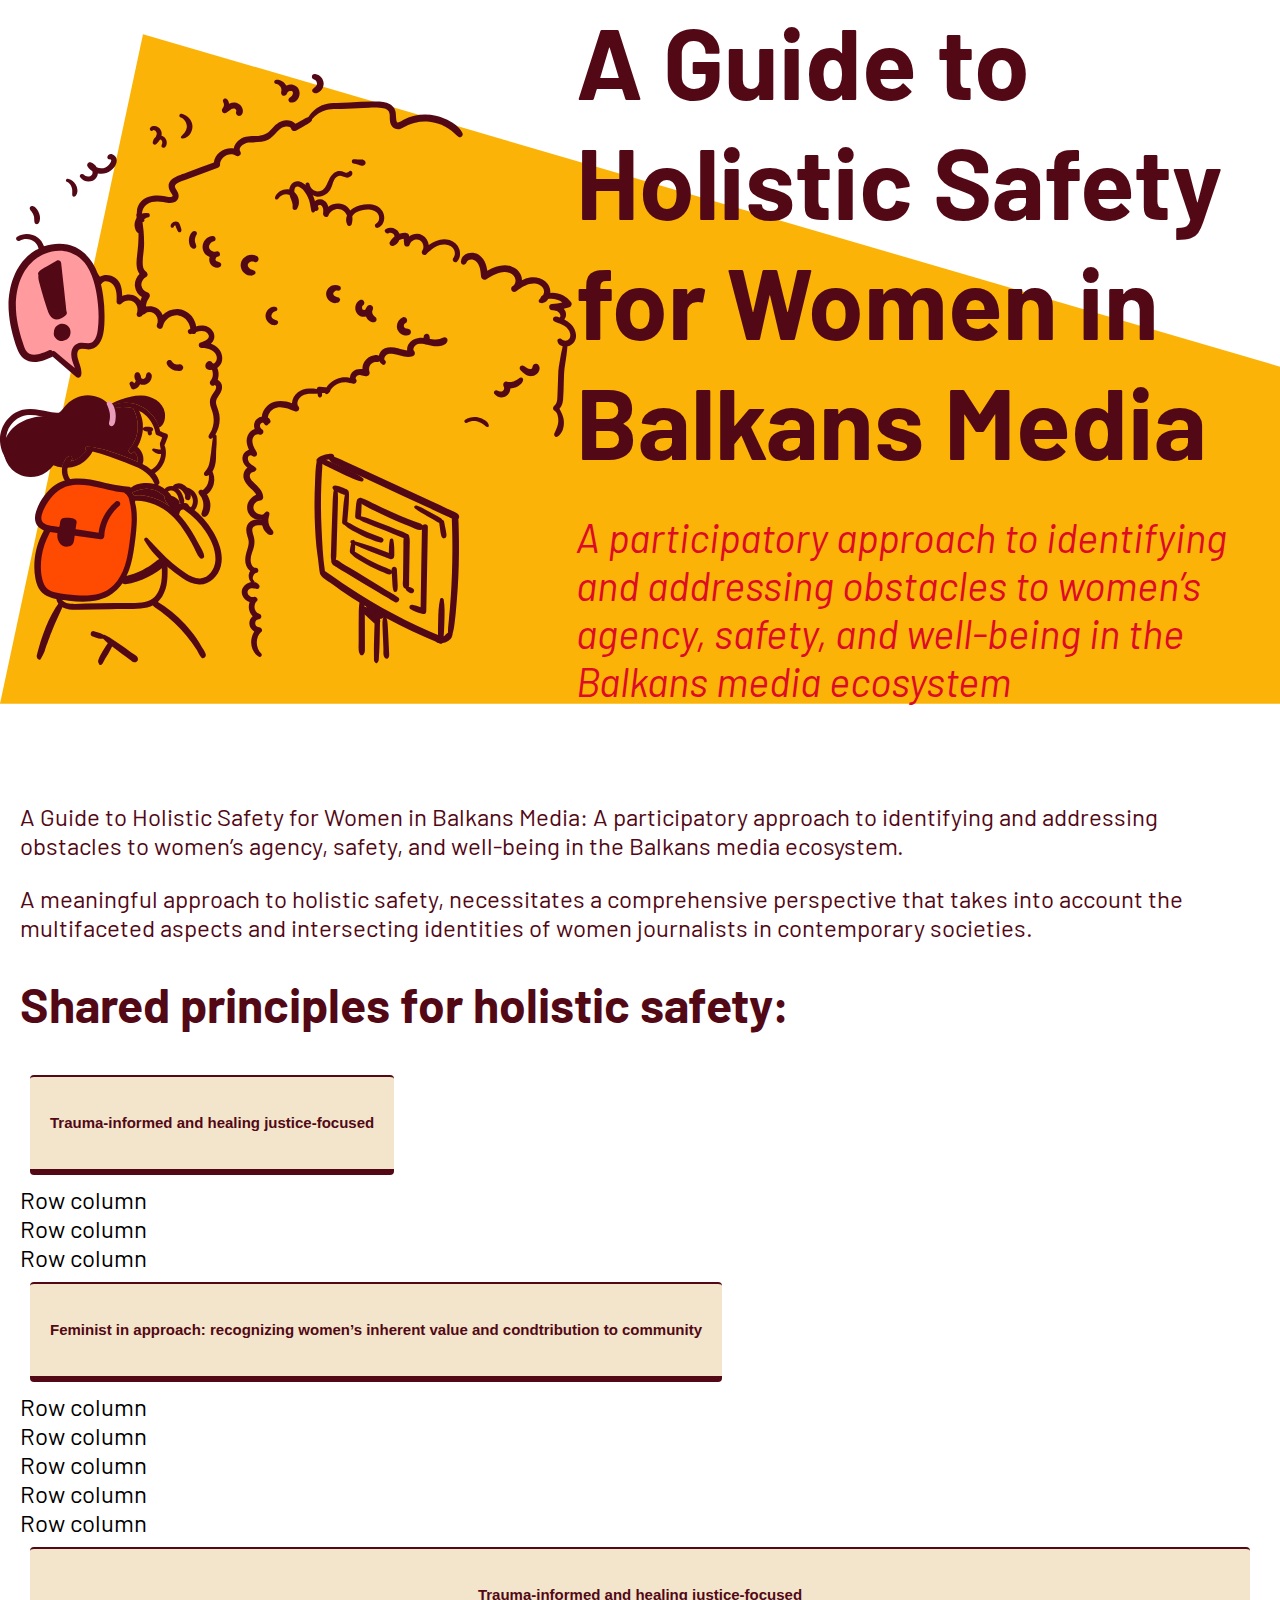
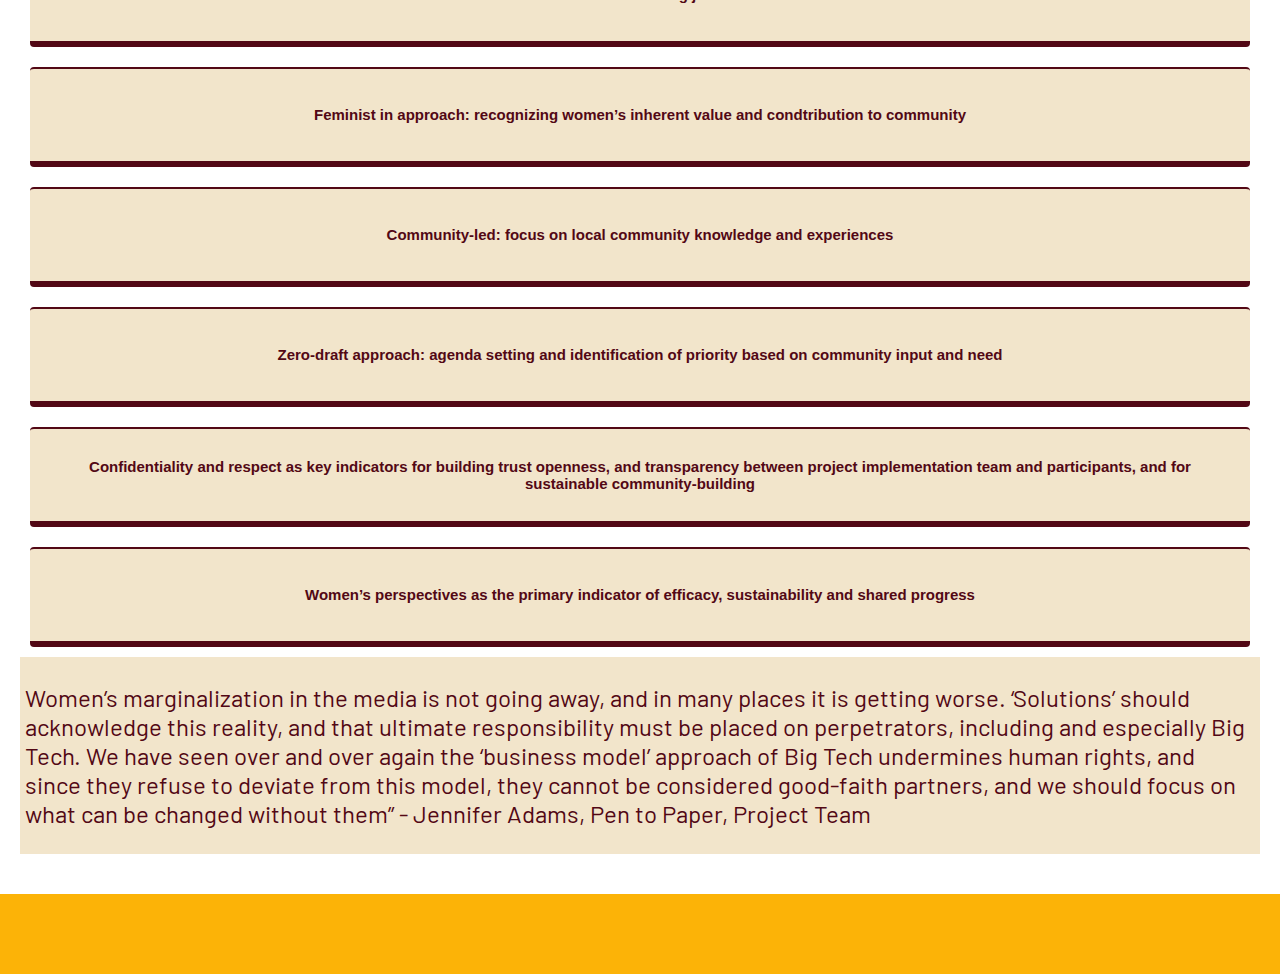
<file: 1.html>
<!DOCTYPE html>
<html lang="en">
<head>
    <meta charset="UTF-8">
    <meta name="viewport" content="width=device-width, initial-scale=1.0">
    <title>A Guide to Holistic Safety for Women in Balkans Media: A participatory approach to identifying and addressing obstacles to women’s agency, safety, and well-being in the Balkans media ecosystem</title>
    <meta name="description" content="A meaningful approach to holistic safety, necessitates a comprehensive perspective that takes into account the multifaceted aspects and intersecting identities of women journalists in contemporary societies.">
    <meta name="author" content="Bojana Kostic, Jen, USAD's BMAP Forward, Balkansmedia">
	<meta name="viewport" content="width=device-width, initial-scale=1">
    <link rel="stylesheet" href="style.css">
	</head>
<body>
    <div class="header">
      <img src="images/cover-holistic.svg" alt="Cover illustration" width="45%">
        
            <div class="title-section">
            <h1 class="title">A Guide to Holistic Safety for Women in Balkans Media&nbsp;</h1>
           <h2>A participatory approach to identifying and addressing obstacles to women’s agency, safety, and well-being in the Balkans media ecosystem</h2>
      </div>
    </div>
<div class="first-section">
	
  	<p>A Guide to Holistic Safety for Women in Balkans Media: A participatory approach to identifying and addressing obstacles to women’s agency, safety, and well-being in the Balkans media ecosystem.</p>
	<p>A meaningful approach to holistic safety, necessitates a comprehensive perspective that takes into account the multifaceted aspects and intersecting identities of women journalists in contemporary societies. </p>
<h1>Shared principles for holistic safety:&nbsp;</h1>
	  <div class="container text-center">
  <div class="row row-cols-2 row-cols-lg-5 g-2 g-lg-3">
    <div class="col">
      <div class="p-3"><button class="button" onclick="location.href='index.html'">Trauma-informed and healing justice-focused</button></div>
    </div>
    <div class="col">
      <div class="p-3">Row column</div>
    </div>
    <div class="col">
      <div class="p-3">Row column</div>
    </div>
    <div class="col">
      <div class="p-3">Row column</div>
    </div>
    <div class="col">
      <div class="p-3"><button class="button" onclick="location.href='page.html'">Feminist in approach: recognizing women’s inherent value and condtribution to community</button></div>
    </div>
    <div class="col">
      <div class="p-3">Row column</div>
    </div>
    <div class="col">
      <div class="p-3">Row column</div>
    </div>
    <div class="col">
      <div class="p-3">Row column</div>
    </div>
    <div class="col">
      <div class="p-3">Row column</div>
    </div>
    <div class="col">
      <div class="p-3">Row column</div>
    </div>
  </div>
</div>
	<div class="container">
	<button class="button" onclick="location.href='index.html'">Trauma-informed and healing justice-focused</button>
	<button class="button" onclick="location.href='page.html'">Feminist in approach: recognizing women’s inherent value and condtribution to community</button>
		<button class="button" onclick="location.href='page.html'">Community-led: focus on local community knowledge and experiences</button>
		<button class="button" onclick="location.href='page.html'">Zero-draft approach: agenda setting and identification of priority based on community input and need</button>
		<button class="button" onclick="location.href='page.html'">Confidentiality and respect as key indicators for building trust openness, and transparency between project implementation team and participants, and for sustainable community-building</button>
	<button class="button" onclick="location.href='page.html'">Women’s perspectives as the primary indicator of efficacy, sustainability and shared progress</button>
	</div>
	
	<div class="cls-1"><p>Women’s marginalization in the media is not going away, and in many places it is getting worse. ‘Solutions’ should acknowledge this reality, and that ultimate responsibility must be placed on perpetrators, including and especially Big Tech. We have seen over and over again the ‘business model’ approach of Big Tech undermines human rights, and since they refuse to deviate from this model, they cannot be considered good-faith partners, and we should focus on what can be changed without them” - Jennifer Adams, Pen to Paper, Project Team </p> </div>
	
</div>
<div class="second-section">
	
	</div>
</body>
</html>
</file>
<file: style.css>
@import url('https://fonts.googleapis.com/css2?family=Barlow:ital,wght@0,100;0,200;0,300;0,400;0,500;0,600;0,700;0,800;0,900;1,100;1,200;1,300;1,400;1,500;1,600;1,700;1,800;1,900&display=swap');

h1,h2,h3,h4{
    font-family: Barlow, sans-serif;
    font-weight: bold;
    font-style: normal;
	text-align: left;
	color: #520815;
}

p{
	color: #520815;
}

.container {
            display: flex;
            flex-direction: column;
            justify-content: space-between;
            
}

.button {
            padding: 10px 20px;
            margin: 10px;
            background-color: #F2E5CB;
            color: white;
            border: none;
            border-radius: 4px;
            cursor: pointer;
			border-top: solid 2px #520815;
			border-bottom: solid 6px #520815;
			font-weight:bold;
			font-size:15px;
			color:#520815;
			width:auto;
			height:100px;
        }

.buttonClass {
  font-size:15px;
	color:#520815;
  width:150px;
  height:100px;
  border-top: solid 2px #520815;
  border-bottom: solid 6px #520815;
  font-weight:bold;
  background:#F2E5CB;
  text-decoration: none;
	padding: 20px;	
	display: inline-block;
	margin-right: 10px;
	
}
/*
.title{
    font-family: Barlow, sans-serif;
    font-weight: bolder;
    font-style: normal;
    font-size: 60 pt;
    color:#520815 ;
    width:45%;
    float: right;
}

.cover{
    margin-left: 10%;

}

#container{
  width: 100%;
  height: 100%;
  position: relative;
}
#text,
#illustration{
    width: 100%;
  height: 100%;
  position: absolute;
  top: 0;
  left: 0;
}

#text{
    z-index: 10;
}

*/

/*Kod za zaglavlje*/

body {
    background-color: #ffffff; /* Background color for the page */
    font-family: 'Barlow', sans-serif; /* Use the Barlow typeface */
    margin: 0;
    padding: 0;
}

.header {
    display: flex;
    justify-content: space-between;
    align-items: center;
    padding: -0px;
    background-color: #f2e5cb; /* Matching the background */
    background: url('images/covertriangle.svg') no-repeat center right;     
    background-size: auto;
    background-size: contain; /* Adjust to 'cover' or other values based on your needs */
    background-position-x: right;
	width: auto;
    
}

.header .illustration {
    width: 100%;
    height: -100px; /* Adjust height as needed */
    background-size: cover;
    padding-left: 10px;
}

.header .title-section {
    width: 100%;
    text-align: center;
    position: relative;
	 
}


.header .triangle {
    width: 100px;
    height: 100px;
    background-color: #fcb307; /* Color for the triangle */
    clip-path: polygon(50% 0%, 0% 100%, 100% 100%);
    margin: 0 auto;
}

.header .title-section h1 {
    margin-top: 0px; /* Adjust position above the triangle */
    color: #520815; /* Title color */
    font-size: 100px;
	margin-bottom: 0px;
}
.header .title-section h2 {
	font-style: italic;
	color: #dd0b26;
	font-size: 2.5rem;
	font-family: Barlow;
	font-weight: 400;
	
	
}
.first-section {
    background-color;
    padding: 40px 20px;
    text-align: left;
	font-size: 1.5rem;
}


.second-section {
    background-color: #fcb307;
    color: #520815;
    padding: 40px 20px;
    text-align: center;
}

.third-section {
    background-color: #ff4a01;
    color: #fff;
    padding: 40px 20px;
    text-align: center;
}


.nav {
	margin: 50px;
	
}
/* Comment box */

.cls-1 {
  background-color: #F2E5CB;
  stroke: #000; /* This sets the border color to black */
  stroke-width: 2px; /* This sets the border width to 2 pixels */
	padding: 2px 5px 2px 5px;
	

	
}
/*
.cls-1 p{
	background: url('images/quote.svg') no-repeat;
	width: 100%;
}
*/


@media only screen 
		and (max-device-width:480px){
			
			.header .title-section h1 {
            margin-top: 0px; /* Adjust position above the triangle */
            color: #520815; /* Title color */
            font-size: 25px;     
	}
			
			.header .title-section h2 {
			font-style: italic;
			color: #dd0b26;
			font-size: 14px;
			
}		
			div.header {
    		display: flex;
    		justify-content: space-between;
   			 align-items: center;
    		padding: -0px;
			margin: 0px;
   			 background-color: #f2e5cb; /* Matching the background */
   			 background: url('images/covertriangle.svg') no-repeat center right;     
   			 background-size: auto;
    		background-size: contain; /* Adjust to 'cover' or other values based on your needs */
    		background-position-x: right;
			width: 100%;
    
		}


.buttonClass {
  	font-size:10px;
	color:#520815;
  	min-width:25%;
  	min-height:25%;
  	border-top: solid 2px #520815;
  	border-bottom: solid 6px #520815;
  	font-weight:bold;
  	background:#F2E5CB;
  	text-decoration: none;
	padding: 20px;	
	display: inline-block;
	margin: 2px;
				
}
</file>
